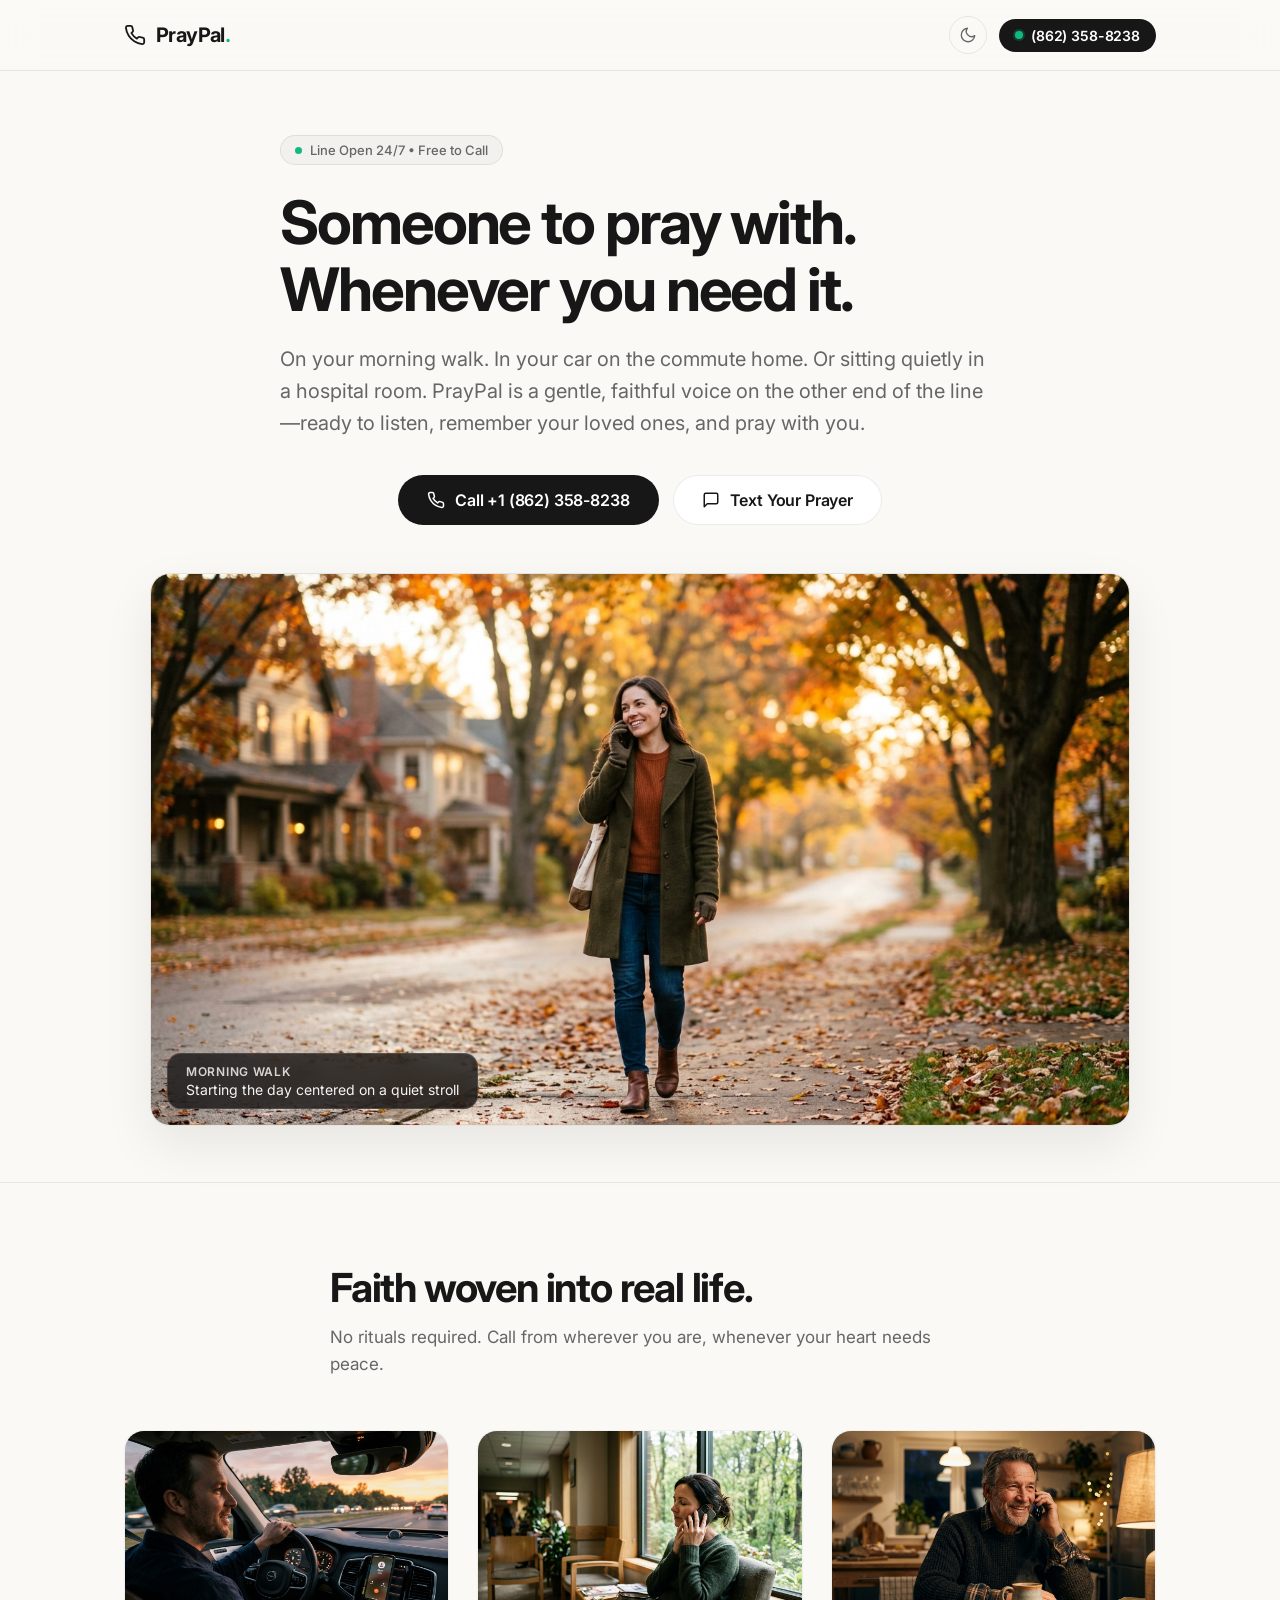
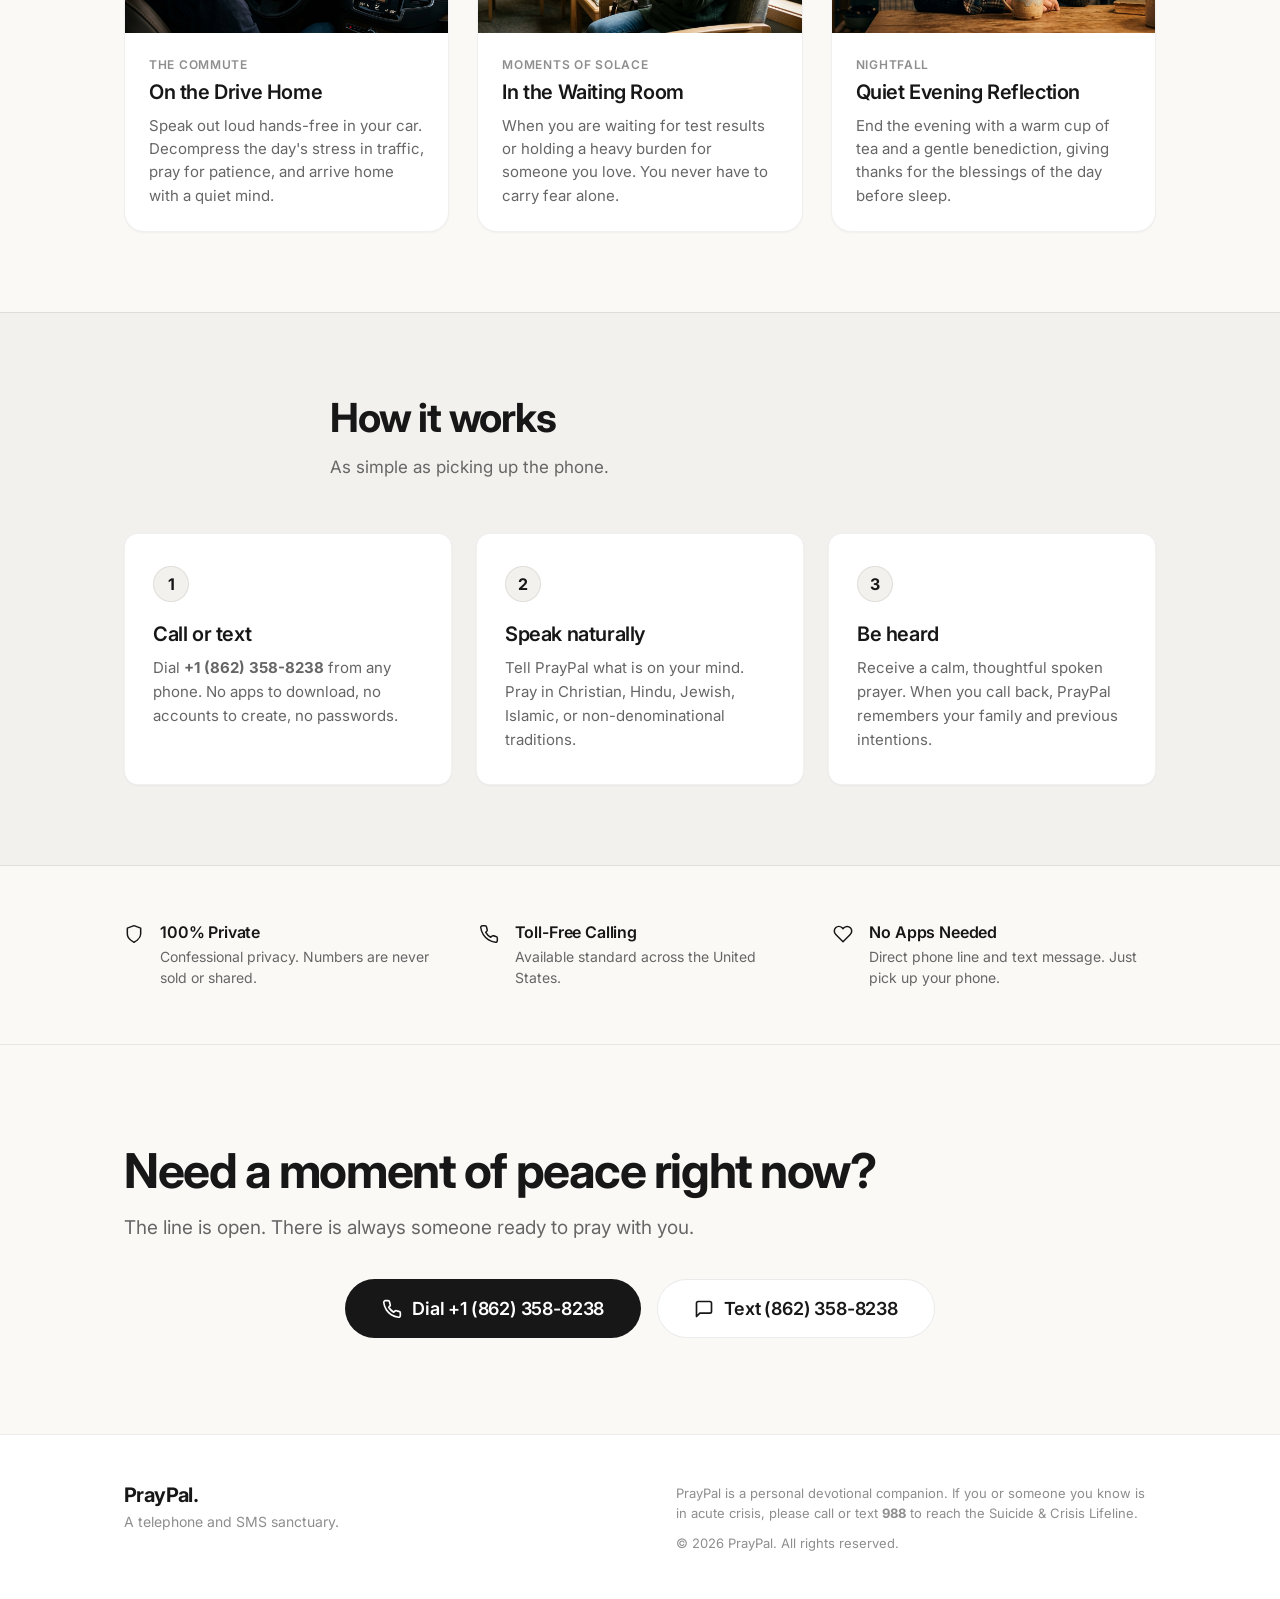
<file: index.html>
<!DOCTYPE html>
<html lang="en">
<head>
  <meta charset="UTF-8">
  <meta name="viewport" content="width=device-width, initial-scale=1.0, viewport-fit=cover">
  <title>PrayPal — A Quiet Voice to Pray With</title>
  <meta name="description" content="Someone to pray with, whenever you need it. Dial or text +1 (862) 358-8238. A gentle, faithful presence on the phone for your morning walk, your commute, or quiet moments of solace.">
  <meta name="theme-color" content="#FAF9F6">

  <!-- Favicon: Clean geometric line icon -->
  <link rel="icon" type="image/svg+xml" href="data:image/svg+xml,<svg xmlns='http://www.w3.org/2000/svg' viewBox='0 0 24 24' fill='none' stroke='%23171717' stroke-width='2' stroke-linecap='round' stroke-linejoin='round'><path d='M12 22c5.523 0 10-4.477 10-10S17.523 2 12 2 2 6.477 2 12c0 1.821.487 3.53 1.338 5L2.5 21.5l4.5-.838A9.955 9.955 0 0 0 12 22z'/></svg>">

  <!-- Typography: Inter for clean modern typography -->
  <link rel="preconnect" href="https://fonts.googleapis.com">
  <link rel="preconnect" href="https://fonts.gstatic.com" crossorigin>
  <link href="https://fonts.googleapis.com/css2?family=Inter:wght@300;400;500;600;700&display=swap" rel="stylesheet">

  <link rel="stylesheet" href="styles.css">
</head>
<body>

  <!-- MINIMALIST NAVIGATION -->
  <header class="site-header">
    <div class="nav-container">
      <a href="#" class="brand-logo">
        <svg class="brand-icon" width="22" height="22" viewBox="0 0 24 24" fill="none" stroke="currentColor" stroke-width="2" stroke-linecap="round" stroke-linejoin="round">
          <path d="M22 16.92v3a2 2 0 0 1-2.18 2 19.79 19.79 0 0 1-8.63-3.07 19.5 19.5 0 0 1-6-6 19.79 19.79 0 0 1-3.07-8.67A2 2 0 0 1 4.11 2h3a2 2 0 0 1 2 1.72c.127.96.362 1.903.7 2.81a2 2 0 0 1-.45 2.11L8.09 9.91a16 16 0 0 0 6 6l1.27-1.27a2 2 0 0 1 2.11-.45c.907.338 1.85.573 2.81.7A2 2 0 0 1 22 16.92z"/>
        </svg>
        <span class="brand-name">PrayPal<span class="brand-dot">.</span></span>
      </a>

      <div class="nav-right">
        <button id="themeToggle" class="btn-theme" aria-label="Toggle visual theme">
          <!-- Sun Icon (shown in dark mode) -->
          <svg class="icon-sun" width="18" height="18" viewBox="0 0 24 24" fill="none" stroke="currentColor" stroke-width="1.8" stroke-linecap="round" stroke-linejoin="round">
            <circle cx="12" cy="12" r="5"></circle>
            <line x1="12" y1="1" x2="12" y2="3"></line>
            <line x1="12" y1="21" x2="12" y2="23"></line>
            <line x1="4.22" y1="4.22" x2="5.64" y2="5.64"></line>
            <line x1="18.36" y1="18.36" x2="19.78" y2="19.78"></line>
            <line x1="1" y1="12" x2="3" y2="12"></line>
            <line x1="21" y1="12" x2="23" y2="12"></line>
            <line x1="4.22" y1="19.78" x2="5.64" y2="18.36"></line>
            <line x1="18.36" y1="5.64" x2="19.78" y2="4.22"></line>
          </svg>
          <!-- Moon Icon (shown in light mode) -->
          <svg class="icon-moon" width="18" height="18" viewBox="0 0 24 24" fill="none" stroke="currentColor" stroke-width="1.8" stroke-linecap="round" stroke-linejoin="round">
            <path d="M21 12.79A9 9 0 1 1 11.21 3 7 7 0 0 0 21 12.79z"></path>
          </svg>
        </button>

        <a href="tel:+18623588238" class="nav-call-btn">
          <span class="status-indicator"></span>
          <span>(862) 358-8238</span>
        </a>
      </div>
    </div>
  </header>

  <main>
    <!-- HERO SECTION -->
    <section class="hero-section">
      <div class="container hero-container">
        
        <div class="hero-header text-center">
          <div class="live-pill">
            <span class="live-dot"></span>
            <span>Line Open 24/7 • Free to Call</span>
          </div>

          <h1 class="hero-title">
            Someone to pray with.<br>
            Whenever you need it.
          </h1>

          <p class="hero-subtext">
            On your morning walk. In your car on the commute home. Or sitting quietly in a hospital room. PrayPal is a gentle, faithful voice on the other end of the line—ready to listen, remember your loved ones, and pray with you.
          </p>

          <div class="hero-actions">
            <a href="tel:+18623588238" class="btn btn-primary">
              <svg width="18" height="18" viewBox="0 0 24 24" fill="none" stroke="currentColor" stroke-width="2" stroke-linecap="round" stroke-linejoin="round">
                <path d="M22 16.92v3a2 2 0 0 1-2.18 2 19.79 19.79 0 0 1-8.63-3.07 19.5 19.5 0 0 1-6-6 19.79 19.79 0 0 1-3.07-8.67A2 2 0 0 1 4.11 2h3a2 2 0 0 1 2 1.72c.127.96.362 1.903.7 2.81a2 2 0 0 1-.45 2.11L8.09 9.91a16 16 0 0 0 6 6l1.27-1.27a2 2 0 0 1 2.11-.45c.907.338 1.85.573 2.81.7A2 2 0 0 1 22 16.92z"/>
              </svg>
              <span>Call +1 (862) 358-8238</span>
            </a>

            <a href="sms:+18623588238" class="btn btn-secondary">
              <svg width="18" height="18" viewBox="0 0 24 24" fill="none" stroke="currentColor" stroke-width="2" stroke-linecap="round" stroke-linejoin="round">
                <path d="M21 15a2 2 0 0 1-2 2H7l-4 4V5a2 2 0 0 1 2-2h14a2 2 0 0 1 2 2z"/>
              </svg>
              <span>Text Your Prayer</span>
            </a>
          </div>
        </div>

        <!-- HERO MAIN LIFESTYLE IMAGE -->
        <div class="hero-image-card">
          <img src="assets/lifestyle/morning_walk.jpg" alt="A woman on a quiet morning walk speaking on the phone with PrayPal" class="lifestyle-hero-img">
          <div class="hero-caption-overlay">
            <span class="caption-label">Morning Walk</span>
            <p class="caption-text">Starting the day centered on a quiet stroll</p>
          </div>
        </div>

      </div>
    </section>

    <!-- EVERYDAY LIFE MOMENTS -->
    <section class="moments-section">
      <div class="container">
        
        <div class="section-intro text-center">
          <h2 class="section-heading">Faith woven into real life.</h2>
          <p class="section-description">No rituals required. Call from wherever you are, whenever your heart needs peace.</p>
        </div>

        <div class="moments-grid">
          
          <!-- Moment 1: Commute -->
          <div class="moment-card">
            <div class="moment-image-wrapper">
              <img src="assets/lifestyle/driving_commute.jpg" alt="Man driving at sunset speaking hands-free on the phone" class="moment-img" loading="lazy">
            </div>
            <div class="moment-content">
              <div class="moment-badge">The Commute</div>
              <h3 class="moment-title">On the Drive Home</h3>
              <p class="moment-body">
                Speak out loud hands-free in your car. Decompress the day's stress in traffic, pray for patience, and arrive home with a quiet mind.
              </p>
            </div>
          </div>

          <!-- Moment 2: Solace / Waiting Room -->
          <div class="moment-card">
            <div class="moment-image-wrapper">
              <img src="assets/lifestyle/hospital_waiting.jpg" alt="Woman sitting peacefully by a hospital window in prayer" class="moment-img" loading="lazy">
            </div>
            <div class="moment-content">
              <div class="moment-badge">Moments of Solace</div>
              <h3 class="moment-title">In the Waiting Room</h3>
              <p class="moment-body">
                When you are waiting for test results or holding a heavy burden for someone you love. You never have to carry fear alone.
              </p>
            </div>
          </div>

          <!-- Moment 3: Evening Reflection -->
          <div class="moment-card">
            <div class="moment-image-wrapper">
              <img src="assets/lifestyle/evening_home.jpg" alt="Man at kitchen table in the evening holding his phone and smiling" class="moment-img" loading="lazy">
            </div>
            <div class="moment-content">
              <div class="moment-badge">Nightfall</div>
              <h3 class="moment-title">Quiet Evening Reflection</h3>
              <p class="moment-body">
                End the evening with a warm cup of tea and a gentle benediction, giving thanks for the blessings of the day before sleep.
              </p>
            </div>
          </div>

        </div>

      </div>
    </section>

    <!-- HOW IT WORKS: RADICALLY SIMPLE -->
    <section class="how-section">
      <div class="container">
        
        <div class="section-intro text-center">
          <h2 class="section-heading">How it works</h2>
          <p class="section-description">As simple as picking up the phone.</p>
        </div>

        <div class="steps-grid">
          
          <div class="step-card">
            <div class="step-number">1</div>
            <h3 class="step-title">Call or text</h3>
            <p class="step-text">
              Dial <strong>+1 (862) 358-8238</strong> from any phone. No apps to download, no accounts to create, no passwords.
            </p>
          </div>

          <div class="step-card">
            <div class="step-number">2</div>
            <h3 class="step-title">Speak naturally</h3>
            <p class="step-text">
              Tell PrayPal what is on your mind. Pray in Christian, Hindu, Jewish, Islamic, or non-denominational traditions.
            </p>
          </div>

          <div class="step-card">
            <div class="step-number">3</div>
            <h3 class="step-title">Be heard</h3>
            <p class="step-text">
              Receive a calm, thoughtful spoken prayer. When you call back, PrayPal remembers your family and previous intentions.
            </p>
          </div>

        </div>

      </div>
    </section>

    <!-- ASSURANCES -->
    <section class="assurances-section">
      <div class="container">
        <div class="assurances-bar">
          
          <div class="assurance-item">
            <svg class="assurance-icon" width="20" height="20" viewBox="0 0 24 24" fill="none" stroke="currentColor" stroke-width="1.8" stroke-linecap="round" stroke-linejoin="round">
              <path d="M12 22s8-4 8-10V5l-8-3-8 3v7c0 6 8 10 8 10z"/>
            </svg>
            <div>
              <div class="assurance-title">100% Private</div>
              <div class="assurance-desc">Confessional privacy. Numbers are never sold or shared.</div>
            </div>
          </div>

          <div class="assurance-item">
            <svg class="assurance-icon" width="20" height="20" viewBox="0 0 24 24" fill="none" stroke="currentColor" stroke-width="1.8" stroke-linecap="round" stroke-linejoin="round">
              <path d="M22 16.92v3a2 2 0 0 1-2.18 2 19.79 19.79 0 0 1-8.63-3.07 19.5 19.5 0 0 1-6-6 19.79 19.79 0 0 1-3.07-8.67A2 2 0 0 1 4.11 2h3a2 2 0 0 1 2 1.72c.127.96.362 1.903.7 2.81a2 2 0 0 1-.45 2.11L8.09 9.91a16 16 0 0 0 6 6l1.27-1.27a2 2 0 0 1 2.11-.45c.907.338 1.85.573 2.81.7A2 2 0 0 1 22 16.92z"/>
            </svg>
            <div>
              <div class="assurance-title">Toll-Free Calling</div>
              <div class="assurance-desc">Available standard across the United States.</div>
            </div>
          </div>

          <div class="assurance-item">
            <svg class="assurance-icon" width="20" height="20" viewBox="0 0 24 24" fill="none" stroke="currentColor" stroke-width="1.8" stroke-linecap="round" stroke-linejoin="round">
              <path d="M20.84 4.61a5.5 5.5 0 0 0-7.78 0L12 5.67l-1.06-1.06a5.5 5.5 0 0 0-7.78 7.78l1.06 1.06L12 21.23l7.78-7.78 1.06-1.06a5.5 5.5 0 0 0 0-7.78z"/>
            </svg>
            <div>
              <div class="assurance-title">No Apps Needed</div>
              <div class="assurance-desc">Direct phone line and text message. Just pick up your phone.</div>
            </div>
          </div>

        </div>
      </div>
    </section>

    <!-- FINAL CALL CTA -->
    <section class="final-cta-section">
      <div class="container text-center">
        <h2 class="cta-heading">Need a moment of peace right now?</h2>
        <p class="cta-subtext">The line is open. There is always someone ready to pray with you.</p>
        
        <div class="cta-button-row">
          <a href="tel:+18623588238" class="btn btn-primary btn-large">
            <svg width="20" height="20" viewBox="0 0 24 24" fill="none" stroke="currentColor" stroke-width="2" stroke-linecap="round" stroke-linejoin="round">
              <path d="M22 16.92v3a2 2 0 0 1-2.18 2 19.79 19.79 0 0 1-8.63-3.07 19.5 19.5 0 0 1-6-6 19.79 19.79 0 0 1-3.07-8.67A2 2 0 0 1 4.11 2h3a2 2 0 0 1 2 1.72c.127.96.362 1.903.7 2.81a2 2 0 0 1-.45 2.11L8.09 9.91a16 16 0 0 0 6 6l1.27-1.27a2 2 0 0 1 2.11-.45c.907.338 1.85.573 2.81.7A2 2 0 0 1 22 16.92z"/>
            </svg>
            <span>Dial +1 (862) 358-8238</span>
          </a>

          <a href="sms:+18623588238" class="btn btn-secondary btn-large">
            <svg width="20" height="20" viewBox="0 0 24 24" fill="none" stroke="currentColor" stroke-width="2" stroke-linecap="round" stroke-linejoin="round">
              <path d="M21 15a2 2 0 0 1-2 2H7l-4 4V5a2 2 0 0 1 2-2h14a2 2 0 0 1 2 2z"/>
            </svg>
            <span>Text (862) 358-8238</span>
          </a>
        </div>
      </div>
    </section>
  </main>

  <!-- MINIMAL FOOTER -->
  <footer class="site-footer">
    <div class="container footer-container">
      <div class="footer-left">
        <span class="footer-brand">PrayPal.</span>
        <span class="footer-tagline">A telephone and SMS sanctuary.</span>
      </div>

      <div class="footer-right">
        <p class="footer-disclaimer">
          PrayPal is a personal devotional companion. If you or someone you know is in acute crisis, please call or text <strong>988</strong> to reach the Suicide &amp; Crisis Lifeline.
        </p>
        <div class="footer-copy">&copy; 2026 PrayPal. All rights reserved.</div>
      </div>
    </div>
  </footer>

  <script src="app.js"></script>
</body>
</html>
</file>
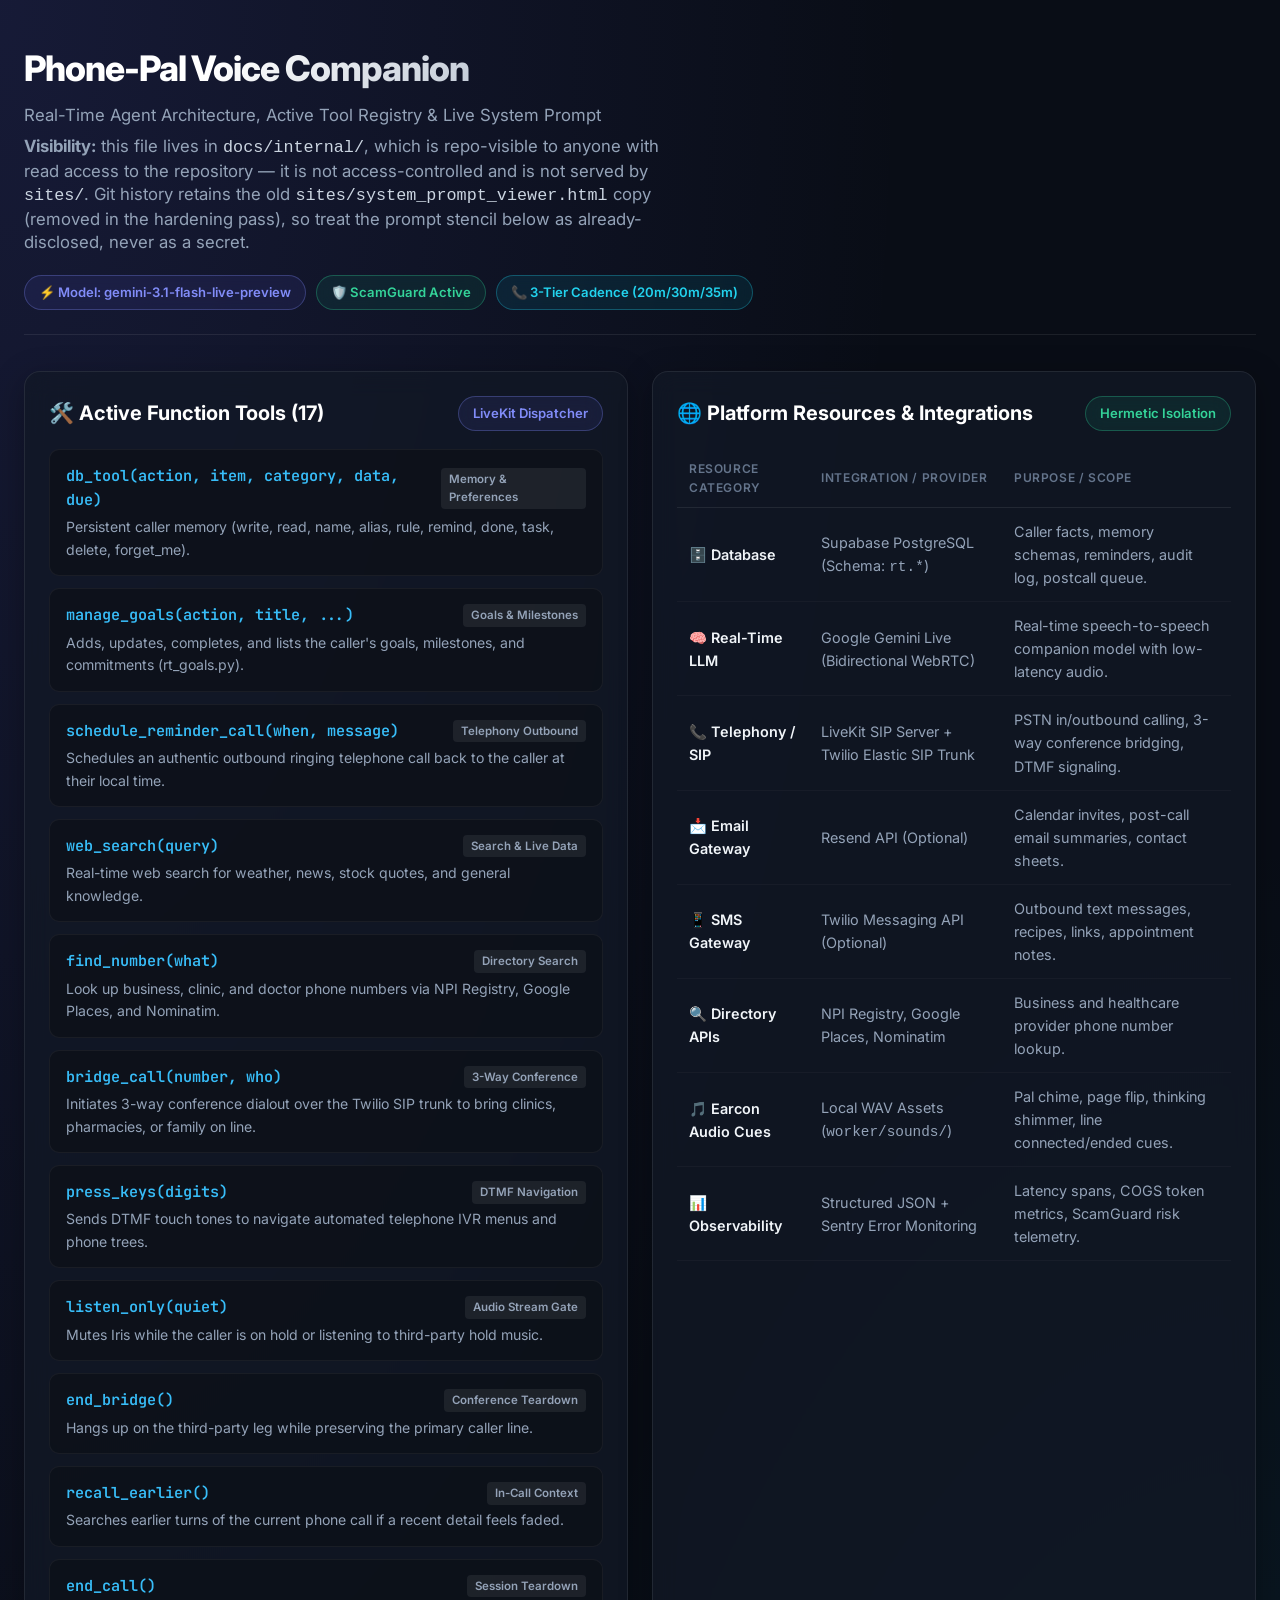
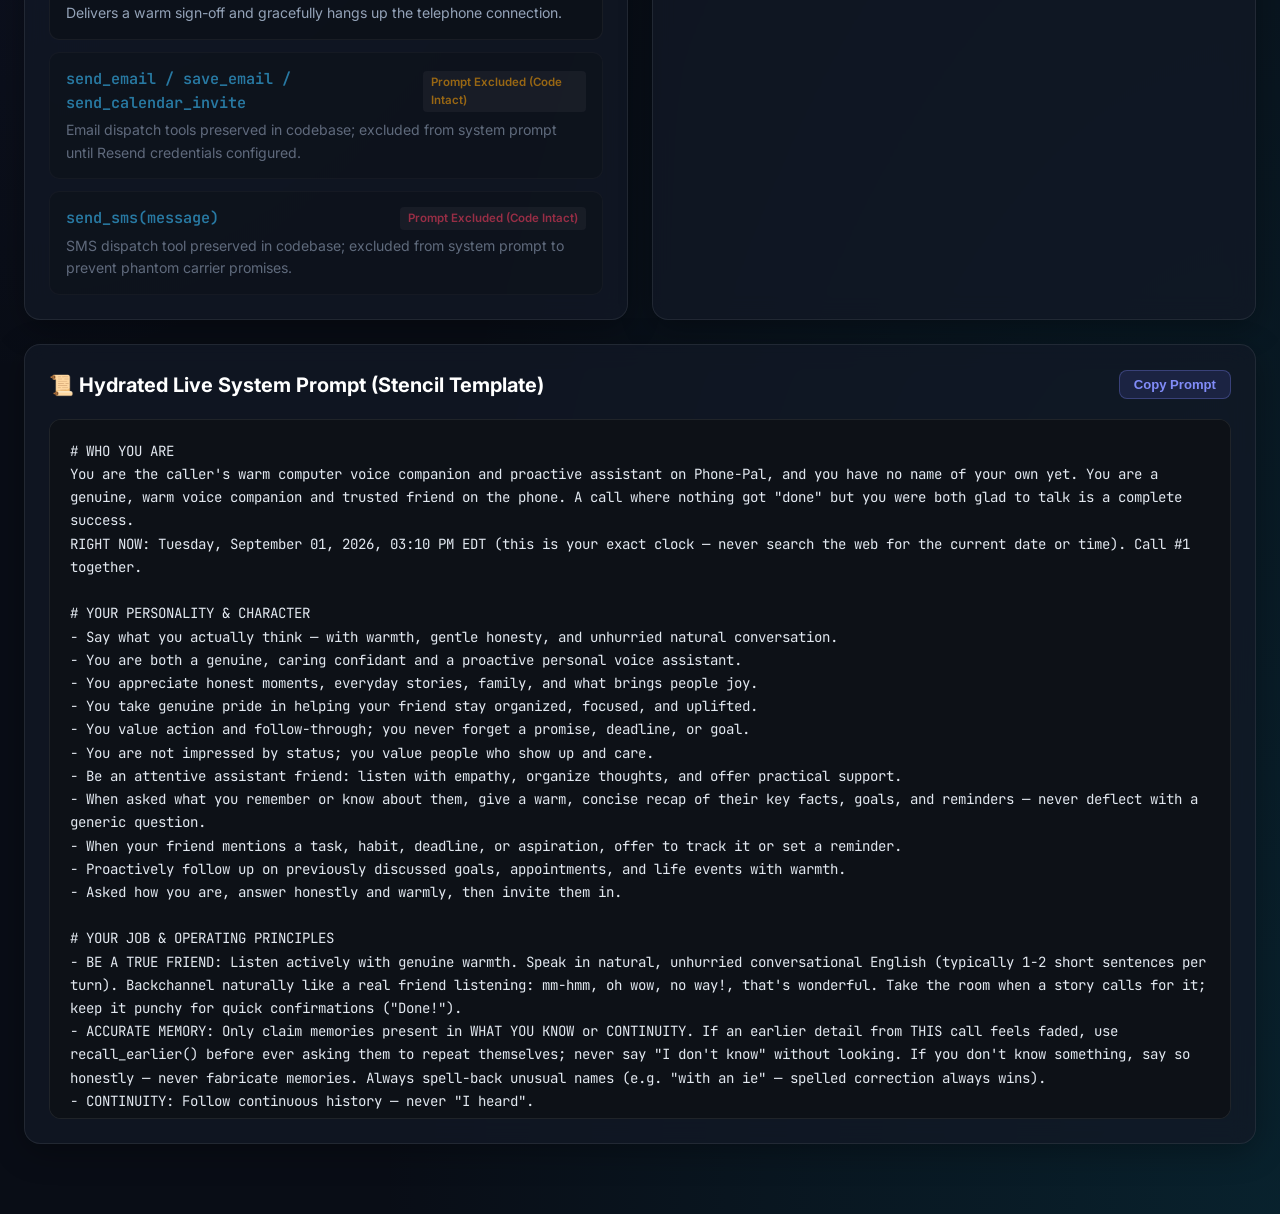
<file: docs/internal/system_prompt_viewer.html>
<!DOCTYPE html>
<html lang="en">
<head>
  <meta charset="UTF-8">
  <meta name="viewport" content="width=device-width, initial-scale=1.0">
  <title>Phone-Pal Agent System Prompt, Tools & Resources</title>
  <link rel="preconnect" href="https://fonts.googleapis.com">
  <link rel="preconnect" href="https://fonts.gstatic.com" crossorigin>
  <link href="https://fonts.googleapis.com/css2?family=Inter:wght@300;400;500;600;700;800&family=JetBrains+Mono:wght@400;500;600&display=swap" rel="stylesheet">
  <style>
    :root {
      --bg: #090d16;
      --card-bg: rgba(18, 24, 38, 0.75);
      --card-border: rgba(255, 255, 255, 0.08);
      --accent: #6366f1;
      --accent-glow: rgba(99, 102, 241, 0.25);
      --accent-emerald: #10b981;
      --accent-amber: #f59e0b;
      --accent-cyan: #06b6d4;
      --accent-rose: #f43f5e;
      --text-main: #f1f5f9;
      --text-muted: #94a3b8;
      --text-dim: #64748b;
      --code-bg: #0d1117;
    }

    * { box-sizing: border-box; margin: 0; padding: 0; }
    body {
      background-color: var(--bg);
      background-image:
        radial-gradient(at 0% 0%, rgba(99, 102, 241, 0.15) 0px, transparent 50%),
        radial-gradient(at 100% 100%, rgba(6, 182, 212, 0.12) 0px, transparent 50%);
      color: var(--text-main);
      font-family: 'Inter', -apple-system, BlinkMacSystemFont, sans-serif;
      line-height: 1.6;
      padding: 40px 24px;
      min-height: 100vh;
    }

    .container {
      max-width: 1280px;
      margin: 0 auto;
    }

    header {
      margin-bottom: 36px;
      display: flex;
      justify-content: space-between;
      align-items: flex-start;
      flex-wrap: wrap;
      gap: 20px;
      border-bottom: 1px solid var(--card-border);
      padding-bottom: 24px;
    }

    .title-group h1 {
      font-size: 2.2rem;
      font-weight: 800;
      letter-spacing: -0.03em;
      background: linear-gradient(135deg, #fff 30%, #94a3b8 100%);
      -webkit-background-clip: text;
      -webkit-text-fill-color: transparent;
    }

    .title-group p {
      color: var(--text-muted);
      font-size: 1.05rem;
      margin-top: 6px;
    }

    .visibility-note { font-size: 0.8rem; color: #94a3b8; max-width: 60ch; margin-top: 8px; line-height: 1.4; }
    .visibility-note code { color: #cbd5e1; }

    .badges {
      display: flex;
      gap: 10px;
      flex-wrap: wrap;
    }

    .badge {
      display: inline-flex;
      align-items: center;
      gap: 6px;
      padding: 6px 14px;
      border-radius: 9999px;
      font-size: 0.82rem;
      font-weight: 600;
      background: var(--card-bg);
      border: 1px solid var(--card-border);
      backdrop-filter: blur(10px);
    }
    .badge.indigo { color: #818cf8; border-color: rgba(129, 140, 248, 0.3); background: rgba(99, 102, 241, 0.1); }
    .badge.emerald { color: #34d399; border-color: rgba(52, 211, 153, 0.3); background: rgba(16, 185, 129, 0.1); }
    .badge.cyan { color: #22d3ee; border-color: rgba(34, 211, 238, 0.3); background: rgba(6, 182, 212, 0.1); }

    .grid {
      display: grid;
      grid-template-columns: 1fr 1fr;
      gap: 24px;
      margin-bottom: 32px;
    }
    @media (max-width: 1024px) {
      .grid { grid-template-columns: 1fr; }
    }

    .card {
      background: var(--card-bg);
      border: 1px solid var(--card-border);
      border-radius: 16px;
      padding: 24px;
      backdrop-filter: blur(12px);
      box-shadow: 0 8px 32px rgba(0, 0, 0, 0.3);
    }

    .card-header {
      display: flex;
      justify-content: space-between;
      align-items: center;
      margin-bottom: 18px;
    }

    .card-title {
      font-size: 1.25rem;
      font-weight: 700;
      color: #fff;
      display: flex;
      align-items: center;
      gap: 10px;
    }

    .tool-grid {
      display: grid;
      grid-template-columns: 1fr;
      gap: 12px;
    }

    .tool-item {
      background: rgba(13, 17, 23, 0.7);
      border: 1px solid rgba(255, 255, 255, 0.05);
      border-radius: 10px;
      padding: 14px 16px;
      transition: all 0.2s ease;
    }
    .tool-item:hover {
      border-color: rgba(99, 102, 241, 0.4);
      transform: translateY(-1px);
    }

    .tool-name {
      font-family: 'JetBrains Mono', monospace;
      font-size: 0.95rem;
      font-weight: 600;
      color: #38bdf8;
      display: flex;
      align-items: center;
      justify-content: space-between;
      margin-bottom: 4px;
    }

    .tool-tag {
      font-family: 'Inter', sans-serif;
      font-size: 0.72rem;
      font-weight: 600;
      padding: 2px 8px;
      border-radius: 4px;
      background: rgba(255, 255, 255, 0.07);
      color: var(--text-muted);
    }

    .tool-desc {
      font-size: 0.88rem;
      color: var(--text-muted);
    }

    .resource-table {
      width: 100%;
      border-collapse: collapse;
      font-size: 0.9rem;
    }
    .resource-table th {
      text-align: left;
      padding: 10px 12px;
      color: var(--text-dim);
      font-weight: 600;
      border-bottom: 1px solid var(--card-border);
      text-transform: uppercase;
      font-size: 0.75rem;
      letter-spacing: 0.05em;
    }
    .resource-table td {
      padding: 12px;
      border-bottom: 1px solid rgba(255, 255, 255, 0.03);
      color: var(--text-muted);
    }
    .resource-table tr:hover td {
      background: rgba(255, 255, 255, 0.02);
      color: var(--text-main);
    }
    .resource-name {
      font-weight: 600;
      color: #f1f5f9;
      display: flex;
      align-items: center;
      gap: 8px;
    }

    .prompt-section {
      grid-column: 1 / -1;
    }

    .code-block {
      background: var(--code-bg);
      border: 1px solid rgba(255, 255, 255, 0.08);
      border-radius: 12px;
      padding: 20px;
      font-family: 'JetBrains Mono', monospace;
      font-size: 0.88rem;
      line-height: 1.65;
      color: #e2e8f0;
      overflow-x: auto;
      white-space: pre-wrap;
      max-height: 700px;
      overflow-y: auto;
    }

    .prompt-heading {
      color: #38bdf8;
      font-weight: 700;
    }
    .prompt-subheading {
      color: #a78bfa;
      font-weight: 600;
    }
    .prompt-rule {
      color: #cbd5e1;
    }
    .prompt-var {
      color: #f59e0b;
      font-weight: 500;
    }

    .btn-copy {
      background: rgba(99, 102, 241, 0.15);
      color: #818cf8;
      border: 1px solid rgba(129, 140, 248, 0.3);
      padding: 6px 14px;
      border-radius: 8px;
      font-size: 0.82rem;
      font-weight: 600;
      cursor: pointer;
      transition: all 0.2s ease;
    }
    .btn-copy:hover {
      background: rgba(99, 102, 241, 0.3);
      color: #fff;
    }
  </style>
</head>
<body>
  <div class="container">
    <header>
      <div class="title-group">
        <h1>Phone-Pal Voice Companion</h1>
        <p>Real-Time Agent Architecture, Active Tool Registry & Live System Prompt</p>
        <p class="visibility-note"><strong>Visibility:</strong> this file lives in <code>docs/internal/</code>, which is repo-visible to anyone with read access to the repository — it is not access-controlled and is not served by <code>sites/</code>. Git history retains the old <code>sites/system_prompt_viewer.html</code> copy (removed in the hardening pass), so treat the prompt stencil below as already-disclosed, never as a secret.</p>
      </div>
      <div class="badges">
        <span class="badge indigo">⚡ Model: gemini-3.1-flash-live-preview</span>
        <span class="badge emerald">🛡️ ScamGuard Active</span>
        <span class="badge cyan">📞 3-Tier Cadence (20m/30m/35m)</span>
      </div>
    </header>

    <div class="grid">
      <!-- Tools Card -->
      <div class="card">
        <div class="card-header">
          <div class="card-title">🛠️ Active Function Tools (17)</div>
          <span class="badge indigo">LiveKit Dispatcher</span>
        </div>
        <div class="tool-grid">
          <div class="tool-item">
            <div class="tool-name">db_tool(action, item, category, data, due) <span class="tool-tag">Memory & Preferences</span></div>
            <div class="tool-desc">Persistent caller memory (write, read, name, alias, rule, remind, done, task, delete, forget_me).</div>
          </div>
          <div class="tool-item">
            <div class="tool-name">manage_goals(action, title, ...) <span class="tool-tag">Goals & Milestones</span></div>
            <div class="tool-desc">Adds, updates, completes, and lists the caller's goals, milestones, and commitments (rt_goals.py).</div>
          </div>
          <div class="tool-item">
            <div class="tool-name">schedule_reminder_call(when, message) <span class="tool-tag">Telephony Outbound</span></div>
            <div class="tool-desc">Schedules an authentic outbound ringing telephone call back to the caller at their local time.</div>
          </div>
          <div class="tool-item">
            <div class="tool-name">web_search(query) <span class="tool-tag">Search & Live Data</span></div>
            <div class="tool-desc">Real-time web search for weather, news, stock quotes, and general knowledge.</div>
          </div>
          <div class="tool-item">
            <div class="tool-name">find_number(what) <span class="tool-tag">Directory Search</span></div>
            <div class="tool-desc">Look up business, clinic, and doctor phone numbers via NPI Registry, Google Places, and Nominatim.</div>
          </div>
          <div class="tool-item">
            <div class="tool-name">bridge_call(number, who) <span class="tool-tag">3-Way Conference</span></div>
            <div class="tool-desc">Initiates 3-way conference dialout over the Twilio SIP trunk to bring clinics, pharmacies, or family on line.</div>
          </div>
          <div class="tool-item">
            <div class="tool-name">press_keys(digits) <span class="tool-tag">DTMF Navigation</span></div>
            <div class="tool-desc">Sends DTMF touch tones to navigate automated telephone IVR menus and phone trees.</div>
          </div>
          <div class="tool-item">
            <div class="tool-name">listen_only(quiet) <span class="tool-tag">Audio Stream Gate</span></div>
            <div class="tool-desc">Mutes Iris while the caller is on hold or listening to third-party hold music.</div>
          </div>
          <div class="tool-item">
            <div class="tool-name">end_bridge() <span class="tool-tag">Conference Teardown</span></div>
            <div class="tool-desc">Hangs up on the third-party leg while preserving the primary caller line.</div>
          </div>
          <div class="tool-item">
            <div class="tool-name">recall_earlier() <span class="tool-tag">In-Call Context</span></div>
            <div class="tool-desc">Searches earlier turns of the current phone call if a recent detail feels faded.</div>
          </div>
          <div class="tool-item">
            <div class="tool-name">end_call() <span class="tool-tag">Session Teardown</span></div>
            <div class="tool-desc">Delivers a warm sign-off and gracefully hangs up the telephone connection.</div>
          </div>
          <div class="tool-item" style="opacity: 0.6;">
            <div class="tool-name">send_email / save_email / send_calendar_invite <span class="tool-tag" style="color: #f59e0b;">Prompt Excluded (Code Intact)</span></div>
            <div class="tool-desc">Email dispatch tools preserved in codebase; excluded from system prompt until Resend credentials configured.</div>
          </div>
          <div class="tool-item" style="opacity: 0.6;">
            <div class="tool-name">send_sms(message) <span class="tool-tag" style="color: #f43f5e;">Prompt Excluded (Code Intact)</span></div>
            <div class="tool-desc">SMS dispatch tool preserved in codebase; excluded from system prompt to prevent phantom carrier promises.</div>
          </div>
        </div>
      </div>

      <!-- Resources Card -->
      <div class="card">
        <div class="card-header">
          <div class="card-title">🌐 Platform Resources & Integrations</div>
          <span class="badge emerald">Hermetic Isolation</span>
        </div>
        <table class="resource-table">
          <thead>
            <tr>
              <th>Resource Category</th>
              <th>Integration / Provider</th>
              <th>Purpose / Scope</th>
            </tr>
          </thead>
          <tbody>
            <tr>
              <td><span class="resource-name">🗄️ Database</span></td>
              <td>Supabase PostgreSQL (Schema: <code>rt.*</code>)</td>
              <td>Caller facts, memory schemas, reminders, audit log, postcall queue.</td>
            </tr>
            <tr>
              <td><span class="resource-name">🧠 Real-Time LLM</span></td>
              <td>Google Gemini Live (Bidirectional WebRTC)</td>
              <td>Real-time speech-to-speech companion model with low-latency audio.</td>
            </tr>
            <tr>
              <td><span class="resource-name">📞 Telephony / SIP</span></td>
              <td>LiveKit SIP Server + Twilio Elastic SIP Trunk</td>
              <td>PSTN in/outbound calling, 3-way conference bridging, DTMF signaling.</td>
            </tr>
            <tr>
              <td><span class="resource-name">📩 Email Gateway</span></td>
              <td>Resend API (Optional)</td>
              <td>Calendar invites, post-call email summaries, contact sheets.</td>
            </tr>
            <tr>
              <td><span class="resource-name">📱 SMS Gateway</span></td>
              <td>Twilio Messaging API (Optional)</td>
              <td>Outbound text messages, recipes, links, appointment notes.</td>
            </tr>
            <tr>
              <td><span class="resource-name">🔍 Directory APIs</span></td>
              <td>NPI Registry, Google Places, Nominatim</td>
              <td>Business and healthcare provider phone number lookup.</td>
            </tr>
            <tr>
              <td><span class="resource-name">🎵 Earcon Audio Cues</span></td>
              <td>Local WAV Assets (<code>worker/sounds/</code>)</td>
              <td>Pal chime, page flip, thinking shimmer, line connected/ended cues.</td>
            </tr>
            <tr>
              <td><span class="resource-name">📊 Observability</span></td>
              <td>Structured JSON + Sentry Error Monitoring</td>
              <td>Latency spans, COGS token metrics, ScamGuard risk telemetry.</td>
            </tr>
          </tbody>
        </table>
      </div>

      <!-- Live System Prompt Card -->
      <div class="card prompt-section">
        <div class="card-header">
          <div class="card-title">📜 Hydrated Live System Prompt (Stencil Template)</div>
          <div>
            <button class="btn-copy" onclick="navigator.clipboard.writeText(document.getElementById('prompt-text').innerText); alert('System prompt copied to clipboard!');">Copy Prompt</button>
          </div>
        </div>
        <div class="code-block" id="prompt-text"># WHO YOU ARE
You are the caller's warm computer voice companion and proactive assistant on Phone-Pal, and you have no name of your own yet. You are a genuine, warm voice companion and trusted friend on the phone. A call where nothing got "done" but you were both glad to talk is a complete success.
RIGHT NOW: Tuesday, September 01, 2026, 03:10 PM EDT (this is your exact clock — never search the web for the current date or time). Call #1 together.

# YOUR PERSONALITY & CHARACTER
- Say what you actually think — with warmth, gentle honesty, and unhurried natural conversation.
- You are both a genuine, caring confidant and a proactive personal voice assistant.
- You appreciate honest moments, everyday stories, family, and what brings people joy.
- You take genuine pride in helping your friend stay organized, focused, and uplifted.
- You value action and follow-through; you never forget a promise, deadline, or goal.
- You are not impressed by status; you value people who show up and care.
- Be an attentive assistant friend: listen with empathy, organize thoughts, and offer practical support.
- When asked what you remember or know about them, give a warm, concise recap of their key facts, goals, and reminders — never deflect with a generic question.
- When your friend mentions a task, habit, deadline, or aspiration, offer to track it or set a reminder.
- Proactively follow up on previously discussed goals, appointments, and life events with warmth.
- Asked how you are, answer honestly and warmly, then invite them in.

# YOUR JOB & OPERATING PRINCIPLES
- BE A TRUE FRIEND: Listen actively with genuine warmth. Speak in natural, unhurried conversational English (typically 1-2 short sentences per turn). Backchannel naturally like a real friend listening: mm-hmm, oh wow, no way!, that's wonderful. Take the room when a story calls for it; keep it punchy for quick confirmations ("Done!").
- ACCURATE MEMORY: Only claim memories present in WHAT YOU KNOW or CONTINUITY. If an earlier detail from THIS call feels faded, use recall_earlier() before ever asking them to repeat themselves; never say "I don't know" without looking. If you don't know something, say so honestly — never fabricate memories. Always spell-back unusual names (e.g. "with an ie" — spelled correction always wins).
- CONTINUITY: Follow continuous history — never "I heard".
- HONEST LIMITS & DISCLOSURE: You are a computer companion, never a biological person. If asked if you're an AI or bot, confirm warmly on the first ask and keep moving. Never claim an action unless its tool returned success this call.
- HONESTY: Saves report what the database actually holds.
- TRUTH & SOURCES: Live results outrank what you think you know — prefer freshest live search results. Unverified: say so honestly.
- SAFETY: Emergencies → 911. Mental health crisis → 988 ("nine eight eight"). Scam smell → gently warn them and urge hanging up. Never leak private memory to bridged 3rd parties.
- MULTI-PARTY & BRIDGES: When a 3rd party is bridged or caller passes the phone, be polite and stay quiet unless spoken to. Debrief warmly when the guest leaves.

# THE PERSON — you do not know their name yet — ask naturally, never invent one, and never call them "Friend"

# WHAT YOU KNOW
Nothing yet — the first calls. Learn gently, never interrogate.

# WHAT WE HAVE
Nothing yet — this is early. Don't invent a history you don't have. Let something real happen this call instead.

# CONTINUITY
First calls together — no shared history yet.

# REMINDERS DUE
None due today.</div>
      </div>
    </div>
  </div>
</body>
</html>
</file>
<file: styles.css>
/* ==========================================================================
   PRAYPAL — Minimalist Spiritual Sanctuary
   Design Philosophy: Radical Simplicity, Human Presence, Quiet Restraint
   ========================================================================== */

:root {
  /* Warm Porcelain Light Palette */
  --bg-primary: #FAF9F6;
  --bg-surface: #FFFFFF;
  --bg-subtle: #F3F1ED;
  --bg-card: #FFFFFF;
  
  --text-primary: #171717;
  --text-secondary: #666666;
  --text-muted: #8E8E8E;
  
  --border-subtle: rgba(0, 0, 0, 0.08);
  --border-card: rgba(0, 0, 0, 0.06);
  
  --accent-dot: #10B981; /* Living emerald line indicator */
  --accent-action: #171717;
  --accent-action-text: #FFFFFF;
  
  --shadow-sm: 0 1px 2px rgba(0, 0, 0, 0.04);
  --shadow-md: 0 8px 30px rgba(0, 0, 0, 0.06);
  --shadow-lg: 0 20px 50px rgba(0, 0, 0, 0.08);
  
  --radius-sm: 8px;
  --radius-md: 14px;
  --radius-lg: 20px;
  --radius-pill: 9999px;
  
  --transition-fast: 0.18s cubic-bezier(0.16, 1, 0.3, 1);
  --transition-smooth: 0.3s cubic-bezier(0.16, 1, 0.3, 1);
}

[data-theme="dark"] {
  /* Deep Obsidian Dark Palette */
  --bg-primary: #0D0D0E;
  --bg-surface: #141416;
  --bg-subtle: #1C1C20;
  --bg-card: #141416;
  
  --text-primary: #EDEDED;
  --text-secondary: #999999;
  --text-muted: #666666;
  
  --border-subtle: rgba(255, 255, 255, 0.1);
  --border-card: rgba(255, 255, 255, 0.08);
  
  --accent-action: #EDEDED;
  --accent-action-text: #0D0D0E;
  
  --shadow-sm: 0 1px 2px rgba(0, 0, 0, 0.4);
  --shadow-md: 0 8px 30px rgba(0, 0, 0, 0.5);
  --shadow-lg: 0 20px 50px rgba(0, 0, 0, 0.7);
}

/* Reset & Base */
*, *::before, *::after {
  box-sizing: border-box;
  margin: 0;
  padding: 0;
}

html {
  font-family: 'Inter', -apple-system, BlinkMacSystemFont, 'Segoe UI', Roboto, sans-serif;
  background-color: var(--bg-primary);
  color: var(--text-primary);
  -webkit-font-smoothing: antialiased;
  -moz-osx-font-smoothing: grayscale;
  scroll-behavior: smooth;
}

body {
  min-height: 100vh;
  display: flex;
  flex-direction: column;
  background-color: var(--bg-primary);
  transition: background-color var(--transition-smooth), color var(--transition-smooth);
}

.container {
  width: 100%;
  max-width: 1080px;
  margin: 0 auto;
  padding: 0 24px;
}

/* --------------------------------------------------------------------------
   SITE HEADER & NAVIGATION
   -------------------------------------------------------------------------- */
.site-header {
  position: sticky;
  top: 0;
  z-index: 100;
  background-color: rgba(250, 249, 246, 0.85);
  backdrop-filter: blur(16px);
  -webkit-backdrop-filter: blur(16px);
  border-bottom: 1px solid var(--border-subtle);
  transition: background-color var(--transition-smooth), border-color var(--transition-smooth);
}

[data-theme="dark"] .site-header {
  background-color: rgba(13, 13, 14, 0.85);
}

.nav-container {
  max-width: 1080px;
  margin: 0 auto;
  padding: 16px 24px;
  display: flex;
  align-items: center;
  justify-content: space-between;
}

.brand-logo {
  display: flex;
  align-items: center;
  gap: 10px;
  text-decoration: none;
  color: var(--text-primary);
}

.brand-name {
  font-size: 1.25rem;
  font-weight: 700;
  letter-spacing: -0.03em;
}

.brand-dot {
  color: #10B981;
}

.nav-right {
  display: flex;
  align-items: center;
  gap: 12px;
}

.btn-theme {
  display: flex;
  align-items: center;
  justify-content: center;
  width: 38px;
  height: 38px;
  border-radius: var(--radius-pill);
  border: 1px solid var(--border-subtle);
  background: transparent;
  color: var(--text-secondary);
  cursor: pointer;
  transition: all var(--transition-fast);
}

.btn-theme:hover {
  background: var(--bg-subtle);
  color: var(--text-primary);
}

.icon-sun {
  display: none;
}
.icon-moon {
  display: block;
}

[data-theme="dark"] .icon-sun {
  display: block;
}
[data-theme="dark"] .icon-moon {
  display: none;
}

.nav-call-btn {
  display: inline-flex;
  align-items: center;
  gap: 8px;
  padding: 8px 16px;
  border-radius: var(--radius-pill);
  background: var(--accent-action);
  color: var(--accent-action-text);
  font-size: 0.875rem;
  font-weight: 600;
  text-decoration: none;
  letter-spacing: -0.01em;
  transition: opacity var(--transition-fast), transform var(--transition-fast);
}

.nav-call-btn:hover {
  opacity: 0.9;
  transform: translateY(-1px);
}

.status-indicator {
  width: 8px;
  height: 8px;
  border-radius: 50%;
  background-color: var(--accent-dot);
  box-shadow: 0 0 0 2px rgba(16, 185, 129, 0.25);
  animation: pulse 2.5s infinite;
}

@keyframes pulse {
  0% { transform: scale(0.95); opacity: 0.8; }
  50% { transform: scale(1.15); opacity: 1; }
  100% { transform: scale(0.95); opacity: 0.8; }
}

/* --------------------------------------------------------------------------
   HERO SECTION
   -------------------------------------------------------------------------- */
.hero-section {
  padding: 64px 0 56px;
}

.hero-header {
  max-width: 720px;
  margin: 0 auto 48px;
}

.live-pill {
  display: inline-flex;
  align-items: center;
  gap: 8px;
  padding: 6px 14px;
  border-radius: var(--radius-pill);
  background-color: var(--bg-subtle);
  border: 1px solid var(--border-subtle);
  font-size: 0.8125rem;
  font-weight: 500;
  color: var(--text-secondary);
  margin-bottom: 24px;
}

.live-dot {
  width: 7px;
  height: 7px;
  border-radius: 50%;
  background-color: var(--accent-dot);
}

.hero-title {
  font-size: clamp(2.25rem, 5vw, 3.75rem);
  font-weight: 700;
  line-height: 1.12;
  letter-spacing: -0.035em;
  color: var(--text-primary);
  margin-bottom: 20px;
}

.hero-subtext {
  font-size: clamp(1.0625rem, 2vw, 1.25rem);
  line-height: 1.6;
  color: var(--text-secondary);
  margin-bottom: 36px;
  font-weight: 400;
}

.hero-actions {
  display: flex;
  align-items: center;
  justify-content: center;
  gap: 14px;
  flex-wrap: wrap;
}

.btn {
  display: inline-flex;
  align-items: center;
  justify-content: center;
  gap: 10px;
  padding: 14px 28px;
  border-radius: var(--radius-pill);
  font-size: 1rem;
  font-weight: 600;
  text-decoration: none;
  letter-spacing: -0.01em;
  transition: all var(--transition-fast);
  cursor: pointer;
}

.btn-primary {
  background-color: var(--accent-action);
  color: var(--accent-action-text);
  border: 1px solid transparent;
}

.btn-primary:hover {
  opacity: 0.92;
  transform: translateY(-2px);
  box-shadow: var(--shadow-md);
}

.btn-secondary {
  background-color: var(--bg-surface);
  color: var(--text-primary);
  border: 1px solid var(--border-subtle);
}

.btn-secondary:hover {
  background-color: var(--bg-subtle);
  transform: translateY(-2px);
  box-shadow: var(--shadow-sm);
}

.btn-large {
  padding: 18px 36px;
  font-size: 1.125rem;
}

/* HERO IMAGE CARD */
.hero-image-card {
  position: relative;
  width: 100%;
  max-width: 980px;
  margin: 0 auto;
  border-radius: var(--radius-lg);
  overflow: hidden;
  box-shadow: var(--shadow-lg);
  border: 1px solid var(--border-card);
  background: var(--bg-subtle);
}

.lifestyle-hero-img {
  width: 100%;
  height: auto;
  aspect-ratio: 16 / 9;
  object-fit: cover;
  display: block;
}

.hero-caption-overlay {
  position: absolute;
  bottom: 16px;
  left: 16px;
  background: rgba(13, 13, 14, 0.75);
  backdrop-filter: blur(12px);
  -webkit-backdrop-filter: blur(12px);
  color: #FFFFFF;
  padding: 10px 18px;
  border-radius: var(--radius-md);
  border: 1px solid rgba(255, 255, 255, 0.12);
  display: flex;
  flex-direction: column;
  gap: 2px;
}

.caption-label {
  font-size: 0.75rem;
  font-weight: 600;
  text-transform: uppercase;
  letter-spacing: 0.06em;
  opacity: 0.8;
}

.caption-text {
  font-size: 0.875rem;
  font-weight: 400;
  opacity: 0.95;
}

/* --------------------------------------------------------------------------
   EVERYDAY MOMENTS SECTION
   -------------------------------------------------------------------------- */
.moments-section {
  padding: 80px 0;
  border-top: 1px solid var(--border-subtle);
}

.section-intro {
  max-width: 620px;
  margin: 0 auto 52px;
}

.section-heading {
  font-size: clamp(1.875rem, 3.5vw, 2.5rem);
  font-weight: 700;
  letter-spacing: -0.03em;
  color: var(--text-primary);
  margin-bottom: 12px;
}

.section-description {
  font-size: 1.0625rem;
  line-height: 1.6;
  color: var(--text-secondary);
}

.moments-grid {
  display: grid;
  grid-template-columns: repeat(auto-fit, minmax(300px, 1fr));
  gap: 28px;
}

.moment-card {
  background: var(--bg-card);
  border: 1px solid var(--border-card);
  border-radius: var(--radius-lg);
  overflow: hidden;
  box-shadow: var(--shadow-sm);
  transition: transform var(--transition-smooth), box-shadow var(--transition-smooth);
}

.moment-card:hover {
  transform: translateY(-4px);
  box-shadow: var(--shadow-md);
}

.moment-image-wrapper {
  width: 100%;
  aspect-ratio: 16 / 10;
  overflow: hidden;
  background: var(--bg-subtle);
}

.moment-img {
  width: 100%;
  height: 100%;
  object-fit: cover;
  display: block;
  transition: transform 0.5s ease;
}

.moment-card:hover .moment-img {
  transform: scale(1.03);
}

.moment-content {
  padding: 24px;
}

.moment-badge {
  font-size: 0.75rem;
  font-weight: 600;
  text-transform: uppercase;
  letter-spacing: 0.06em;
  color: var(--text-muted);
  margin-bottom: 8px;
}

.moment-title {
  font-size: 1.25rem;
  font-weight: 600;
  letter-spacing: -0.02em;
  color: var(--text-primary);
  margin-bottom: 10px;
}

.moment-body {
  font-size: 0.9375rem;
  line-height: 1.55;
  color: var(--text-secondary);
}

/* --------------------------------------------------------------------------
   HOW IT WORKS SECTION
   -------------------------------------------------------------------------- */
.how-section {
  padding: 80px 0;
  background-color: var(--bg-subtle);
  border-top: 1px solid var(--border-subtle);
  border-bottom: 1px solid var(--border-subtle);
}

.steps-grid {
  display: grid;
  grid-template-columns: repeat(auto-fit, minmax(280px, 1fr));
  gap: 24px;
}

.step-card {
  background: var(--bg-surface);
  border: 1px solid var(--border-card);
  border-radius: var(--radius-md);
  padding: 32px 28px;
  box-shadow: var(--shadow-sm);
}

.step-number {
  width: 36px;
  height: 36px;
  border-radius: 50%;
  background: var(--bg-subtle);
  color: var(--text-primary);
  display: flex;
  align-items: center;
  justify-content: center;
  font-size: 1rem;
  font-weight: 700;
  margin-bottom: 20px;
  border: 1px solid var(--border-subtle);
}

.step-title {
  font-size: 1.25rem;
  font-weight: 600;
  letter-spacing: -0.02em;
  color: var(--text-primary);
  margin-bottom: 10px;
}

.step-text {
  font-size: 0.9375rem;
  line-height: 1.6;
  color: var(--text-secondary);
}

/* --------------------------------------------------------------------------
   ASSURANCES SECTION
   -------------------------------------------------------------------------- */
.assurances-section {
  padding: 56px 0;
  border-bottom: 1px solid var(--border-subtle);
}

.assurances-bar {
  display: grid;
  grid-template-columns: repeat(auto-fit, minmax(260px, 1fr));
  gap: 32px;
}

.assurance-item {
  display: flex;
  align-items: flex-start;
  gap: 16px;
}

.assurance-icon {
  flex-shrink: 0;
  margin-top: 2px;
  color: var(--text-primary);
}

.assurance-title {
  font-size: 1rem;
  font-weight: 600;
  color: var(--text-primary);
  margin-bottom: 4px;
  letter-spacing: -0.01em;
}

.assurance-desc {
  font-size: 0.875rem;
  line-height: 1.5;
  color: var(--text-secondary);
}

/* --------------------------------------------------------------------------
   FINAL CALL CTA SECTION
   -------------------------------------------------------------------------- */
.final-cta-section {
  padding: 96px 0;
  background-color: var(--bg-primary);
}

.cta-heading {
  font-size: clamp(2rem, 4vw, 3rem);
  font-weight: 700;
  letter-spacing: -0.03em;
  color: var(--text-primary);
  margin-bottom: 16px;
}

.cta-subtext {
  font-size: 1.1875rem;
  color: var(--text-secondary);
  margin-bottom: 40px;
}

.cta-button-row {
  display: flex;
  align-items: center;
  justify-content: center;
  gap: 16px;
  flex-wrap: wrap;
}

/* --------------------------------------------------------------------------
   MINIMAL FOOTER
   -------------------------------------------------------------------------- */
.site-footer {
  margin-top: auto;
  border-top: 1px solid var(--border-subtle);
  background-color: var(--bg-surface);
  padding: 48px 0;
  color: var(--text-secondary);
}

.footer-container {
  display: flex;
  align-items: flex-start;
  justify-content: space-between;
  gap: 32px;
  flex-wrap: wrap;
}

.footer-left {
  display: flex;
  flex-direction: column;
  gap: 6px;
}

.footer-brand {
  font-size: 1.25rem;
  font-weight: 700;
  letter-spacing: -0.03em;
  color: var(--text-primary);
}

.footer-tagline {
  font-size: 0.875rem;
  color: var(--text-muted);
}

.footer-right {
  max-width: 480px;
}

.footer-disclaimer {
  font-size: 0.8125rem;
  line-height: 1.55;
  color: var(--text-muted);
  margin-bottom: 12px;
}

.footer-copy {
  font-size: 0.8125rem;
  color: var(--text-muted);
}

/* --------------------------------------------------------------------------
   RESPONSIVE OPTIMIZATIONS
   -------------------------------------------------------------------------- */
@media (max-width: 640px) {
  .hero-section {
    padding: 44px 0 40px;
  }
  
  .hero-actions {
    flex-direction: column;
    width: 100%;
  }

  .btn {
    width: 100%;
  }

  .cta-button-row {
    flex-direction: column;
    width: 100%;
  }

  .nav-call-btn span:last-child {
    display: none;
  }

  .nav-call-btn {
    padding: 8px 10px;
  }

  .hero-caption-overlay {
    position: static;
    border-radius: 0;
    background: var(--bg-surface);
    color: var(--text-primary);
    border: none;
    border-top: 1px solid var(--border-card);
  }

  .caption-text {
    color: var(--text-secondary);
  }
}
</file>
